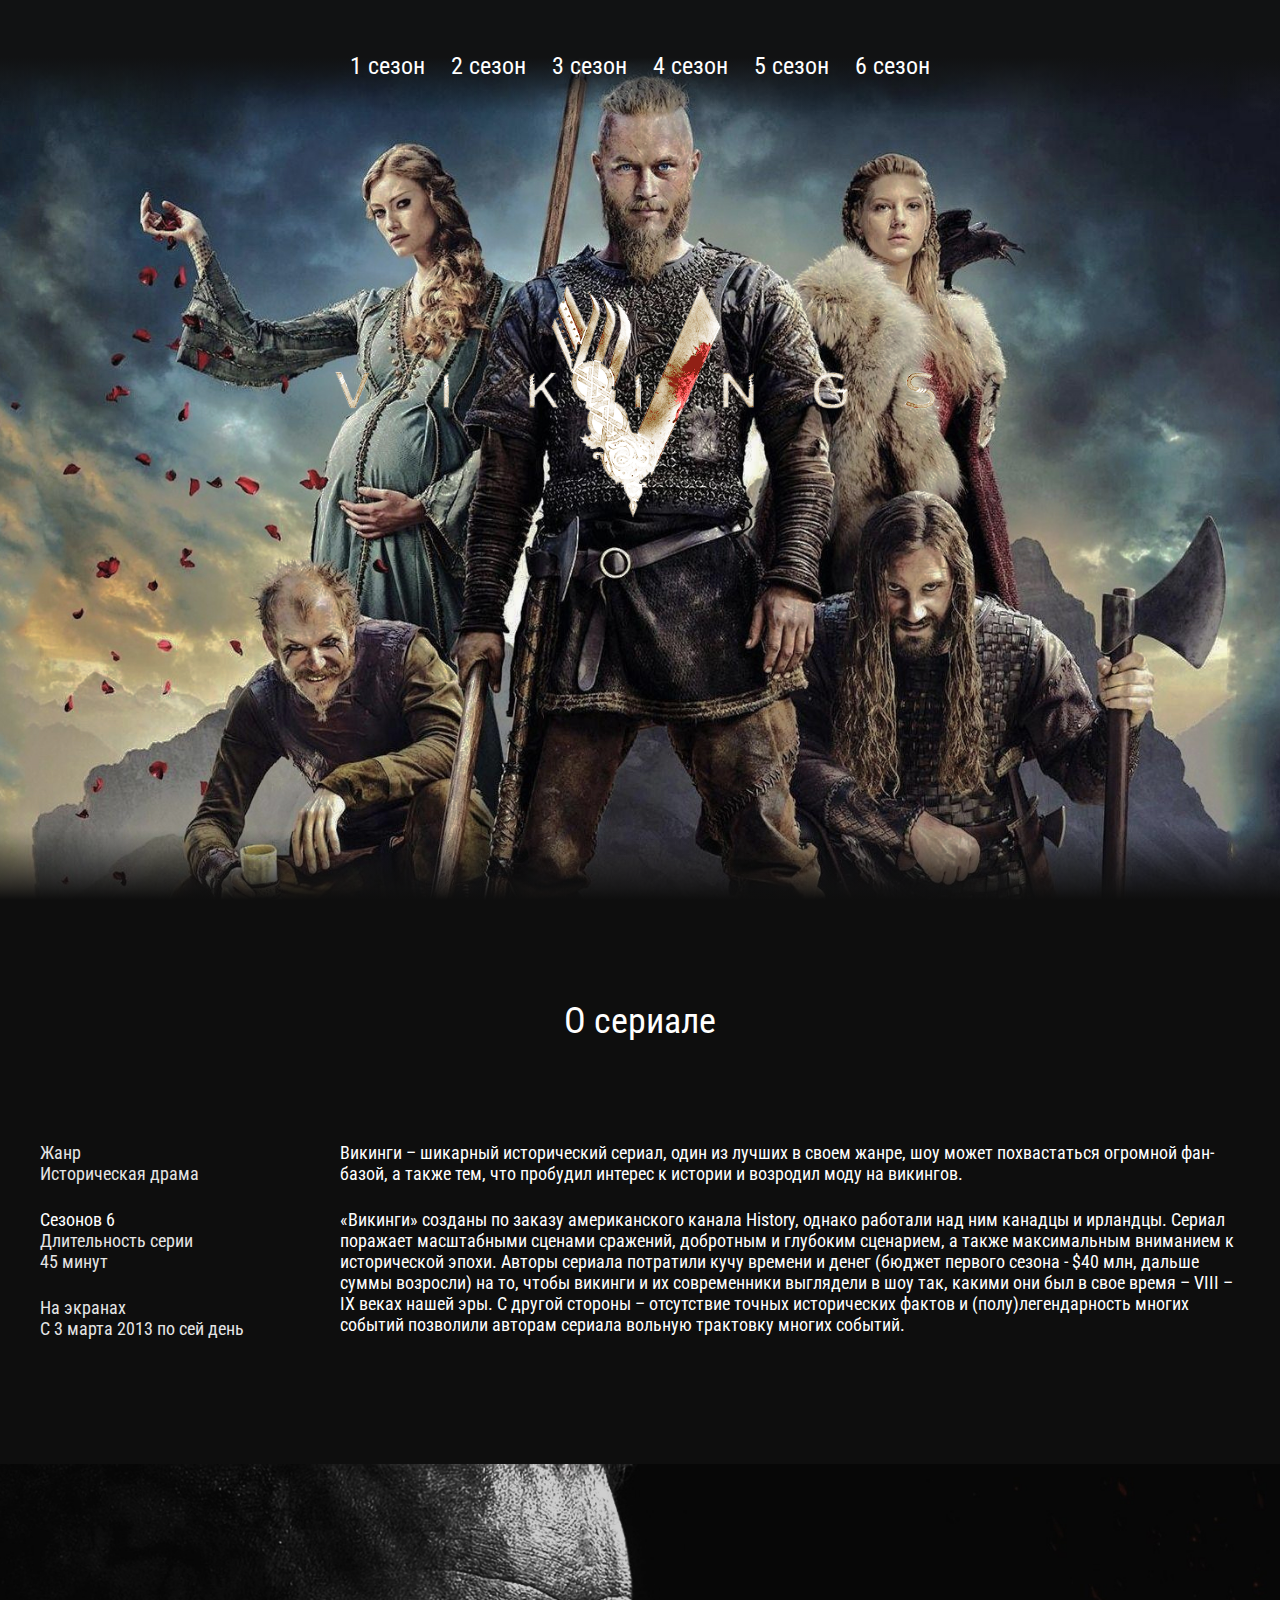
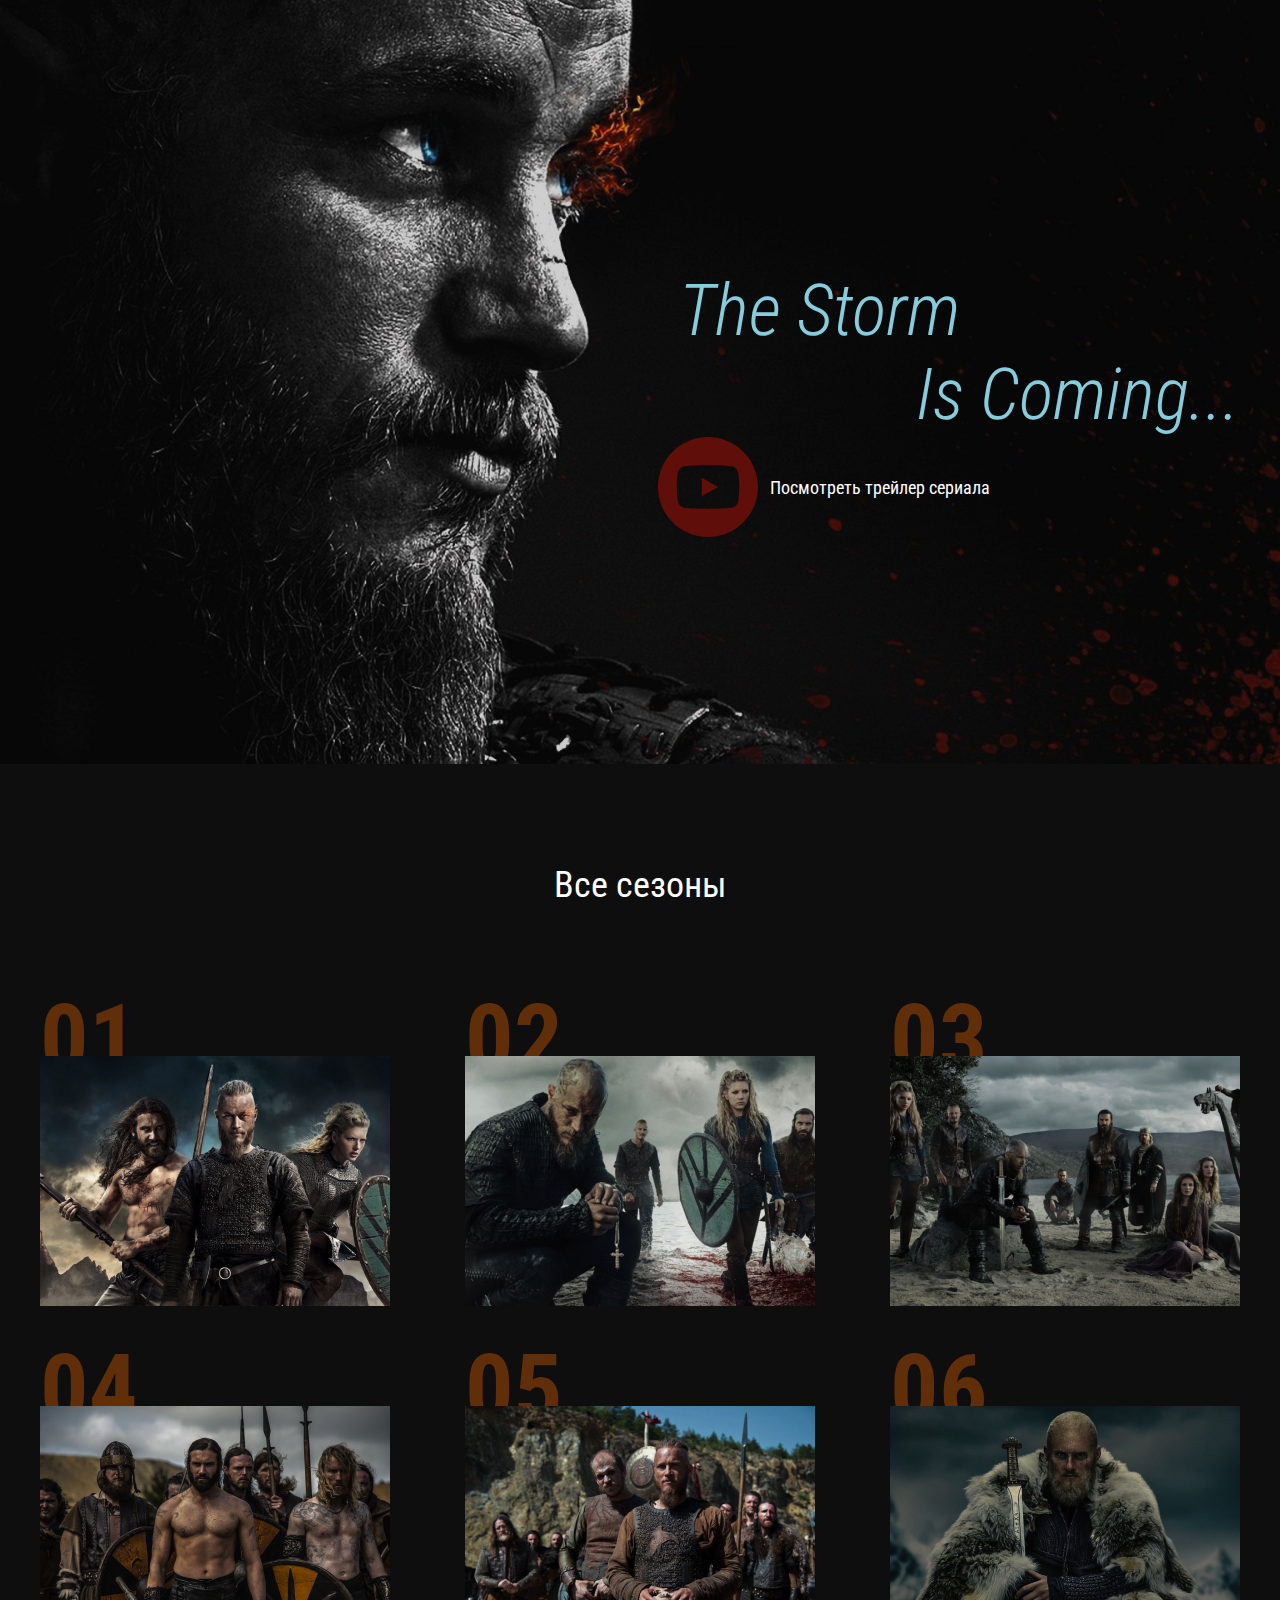
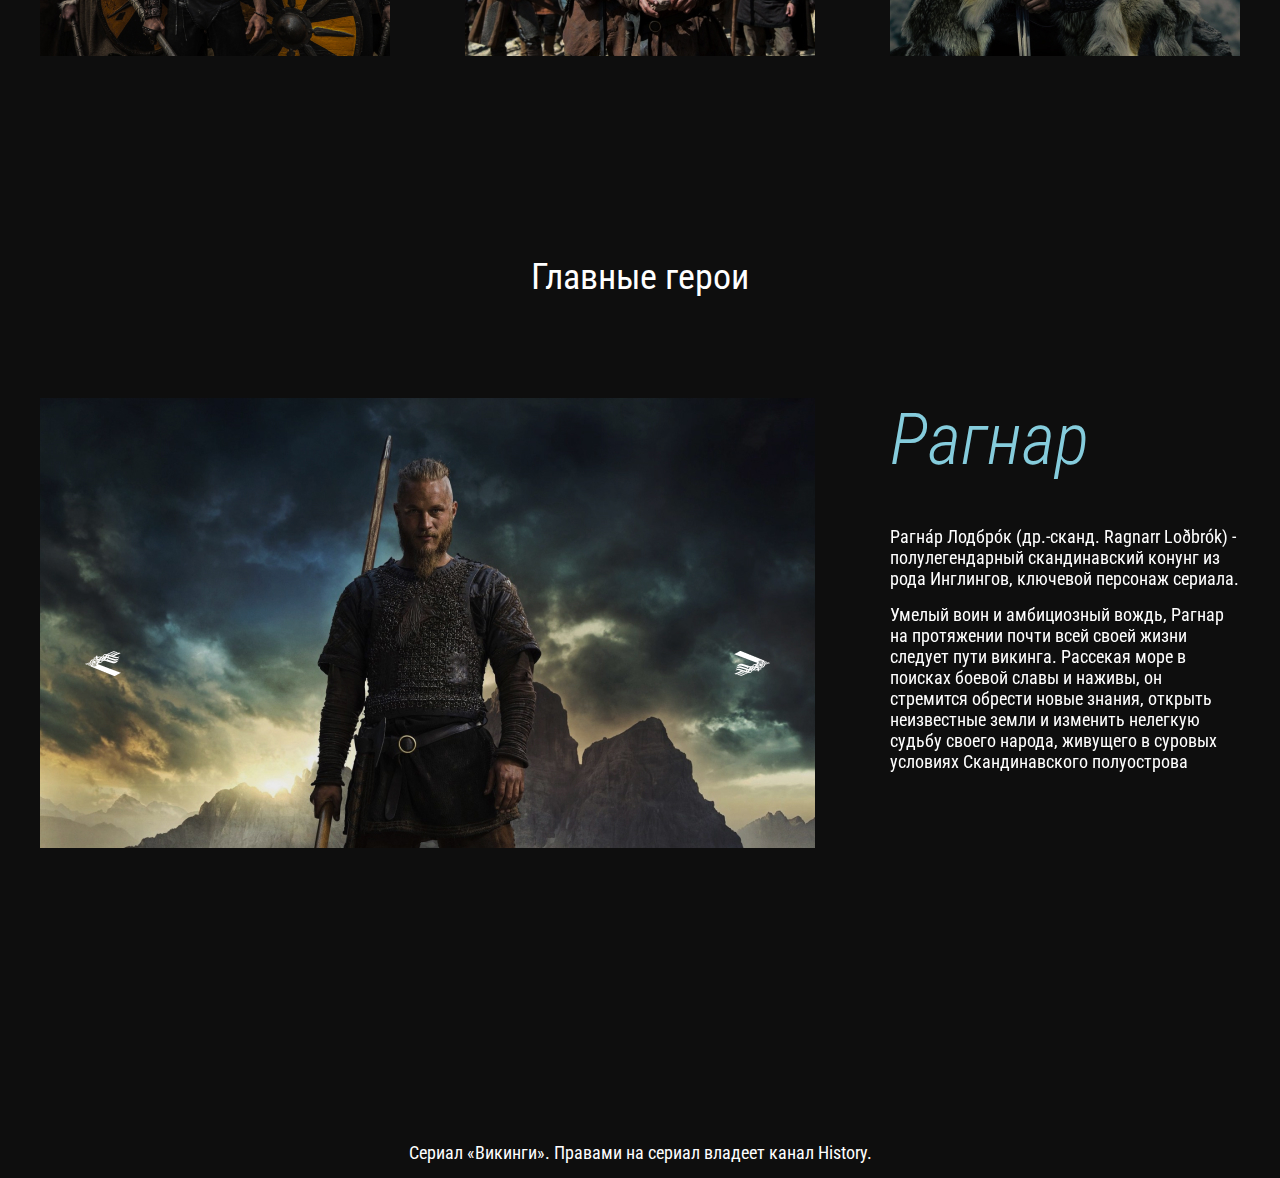
<file: index.html>
<!DOCTYPE html>
<html lang="ru">

<head>
  <meta charset="UTF-8">
  <meta name="viewport" content="width=device-width, initial-scale=1.0">
  <meta http-equiv="X-UA-Compatible" content="ie=edge">
  <title>VIKING DEGITAL</title>
  <link href="https://fonts.googleapis.com/css2?family=Roboto+Condensed:ital,wght@0,400;0,700;1,300&display=swap"
    rel="stylesheet">
  <link rel="preconnect" href="https://fonts.gstatic.com">
  <link rel="stylesheet" href="css/reset.css">
  <link rel="stylesheet" href="css/slick.css">
  <link rel="stylesheet" href="css/jquery.fancybox.css">
  <link rel="stylesheet" href="css/style.css">


</head>

<body>
  <header class="header">
    <nav class="menu">
      <buttom class="menu__btn"></buttom>
      <ul class="menu__list">

        <li class="menu__list-item">
          <a class="menu__list-link" href="season1.html">1 сезон</a>
        </li>
        <li class="menu__list-item">
          <a class="menu__list-link" href="#">2 сезон</a>
        </li>
        <li class="menu__list-item">
          <a class="menu__list-link" href="#">3 сезон</a>
        </li>
        <li class="menu__list-item">
          <a class="menu__list-link" href="#">4 сезон</a>
        </li>
        <li class="menu__list-item">
          <a class="menu__list-link" href="#">5 сезон</a>
        </li>
        <li class="menu__list-item">
          <a class="menu__list-link" href="#">6 сезон</a>
        </li>
      </ul>
    </nav>
    <div class="logo">
      <img class="logo__img" src="images\logo 1.png" alt="">
    </div>
  </header>
  <section class="about section-page">

    <div class="container">
      <h3 class="title">
        О сериале
      </h3>
      <div class="about__inner">
        <ul class="about__info">
          <li class="about__info-item">
            Жанр
            <span> Историческая драма</span>
          </li class="about__info-item">
          <li>
            Сезонов
            <span>6</span>
          </li>
          <li class="about__info-item">
            Длительность серии
            <span>45 минут</span>
          </li>
          <li class="about__info-item">
            На экранах
            <span> С 3 марта 2013 по сей день</span>
          </li>
        </ul>
        <ul class="about__text">
          <p>
            Викинги – шикарный исторический сериал, один из лучших в своем жанре, шоу может похвастаться огромной
            фан-базой, а также тем, что пробудил интерес к истории и возродил моду на викингов.
          </p>
          <p>
            «Викинги» созданы по заказу американского канала History, однако работали над ним канадцы и ирландцы. Сериал
            поражает масштабными сценами сражений, добротным и глубоким сценарием, а также максимальным вниманием к
            исторической эпохи. Авторы сериала потратили кучу времени и денег (бюджет первого сезона - $40 млн, дальше
            суммы возросли) на то, чтобы викинги и их современники выглядели в шоу так, какими они был в свое время –
            VIII – IX веках нашей эры. С другой стороны – отсутствие точных исторических фактов и (полу)легендарность
            многих событий позволили авторам сериала вольную трактовку многих событий.
          </p>
        </ul>
      </div>
    </div>
  </section>
  <section class="video">
    <div class="container">
      <h3 class="video__text">
        <span>The Storm</span>
        Is Coming...
      </h3>
      <a class="video__btn" data-fancybox href="https://www.youtube.com/watch?v=FUP5IjRBTC8">
        Посмотреть трейлер сериала
      </a>
    </div>
  </section>
  <section class="season section-page">
    <div class="container">
      <h3 class="title">
        Все сезоны
      </h3>
      <ol class="season__inner">
        <li class="season__item" style="background-image: url('images/image1.jpg');">
          <a href="season1.html" class="season__link">Смотреть</a>
        </li>
        <li class="season__item" style="background-image: url('images/image2.jpg');">
          <a href="#" class="season__link">Смотреть</a>
        </li>
        <li class=" season__item" style="background-image: url('images/image3.jpg');">
          <a href="#" class="season__link">Смотреть</a>
        </li>
        <li class="season__item" style="background-image: url('images/image4.jpg');">
          <a href="#" class="season__link">Смотреть</a>
        </li>
        <li class="season__item" style="background-image: url('images/image5.jpg');">
          <a href="#" class="season__link">Смотреть</a>
        </li>
        <li class="season__item" style="background-image: url('images/image6.jpg');">
          <a href="#" class="season__link">Смотреть</a>
        </li>
      </ol>
    </div>
  </section>
  <section class="heroes section-page">
    <div class="container">
      <h3 class="title">Главные герои</h3>
      <div class="heroes__inner">
        <div class="heroes__slider-img">
          <img class="heroes__images" src="images\hero1.jpg" alt="">
          <img class="heroes__images" src="images\lagerda.jpg" alt="">
          <img class="heroes__images" src="images\bjorn.jpg" alt="">
          <img class="heroes__images" src="images\Rollo.jpg" alt="">
          <img class="heroes__images" src="images\Floki.jpg" alt="">
          <img class="heroes__images" src="images\Ybe.jpg" alt="">
        </div>
        <div class="heroes__slider-text">
          <div class="heroes__text">
            <h4 class="heroes__name">Рагнар</h4>
            <p>
              Рагна́р Лодбро́к (др.-сканд. Ragnarr Loðbrók) - полулегендарный скандинавский конунг из рода Инглингов,
              ключевой персонаж сериала.
            </p>
            <p>
              Умелый воин и амбициозный вождь, Рагнар на протяжении почти всей своей жизни следует пути викинга.
              Рассекая
              море в поисках боевой славы и наживы, он стремится обрести новые знания, открыть неизвестные земли и
              изменить
              нелегкую судьбу своего народа, живущего в суровых условиях Скандинавского полуострова
            </p>
          </div>
          <div class="heroes__text">
            <h4 class="heroes__name">Лагерта</h4>
            <p>
              Лаге́рта (или Хладге́рда, др.-сканд. Hlaðgerðr, лат. Ladgerda, Ladgertha или Lagertha; в сериале также
              носит псевдоним Ингстад) - известная скандинавская воительница, упомянутая в хрониках Саксона Грамматика,
              первая жена датского морского конунга Рагнара Лодброка. В сериале Лагерта активно участвует в походах
              викингов, колонизации ими новых земель и междоусобных распрях скандинавских вождей.
            </p>
            <p>
              Эта отважная и независимая женщина способна проявлять железную решимость, когда дело касается ее личного
              достоинства, семьи или власти. Лагерта также известна своим милосердием и благородством.
            </p>
          </div>
          <div class="heroes__text">
            <h4 class="heroes__name"> Бьёрн</h4>
            <p>4
              Бьёрн Железнобо́кий (др.-сканд. Björn Járnsíða, швед. Björn Järnsida) - полулегендарный скандинавский
              конунг, основатель шведской королевской династии Мунсё. В сериале - сын Рагнара Лодброка и Лагерты, брат
              Гиды, единокровный брат Уббе, Хвитсерка, Сигурда и Ивара.
            </p>
            <p>
              Сильный и решительный человек, Бьёрн намерен стать великим воином, лидером и первооткрывателем. Он
              полностью разделяет жажду своего отца к приключениям и поддерживает его, регулярно участвуя в
              грабительских набегах викингов. Набравшись опыта в сражениях и мореплавании, возглавляет собственные
              походы. Необыкновенная стойкость и выносливость в бою побуждают отца дать Бьёрну прозвище «Железнобокий»,
              под которым он и входит в историю. Будучи самым старшим из сыновей конунга Рагнара, Бьёрн по праву
              претендует на трон Каттегата.
            </p>
          </div>
          <div class="heroes__text">
            <h4 class="heroes__name"> Ролло</h4>
            <p>
              Ро́лло (или Хрольф, др.-сканд. Hrólfr, лат. Rollo, исторический прототип также известен под именами
              Ролло́н, Рольф и Роберт I) - известный вождь викингов, первый герцог Нормандский, основатель Нормандской
              династии. В сериале - старший брат Рагнара Лодброка. Знаменитый своей силой, бесстрашием и диким,
              импульсивным нравом, он активно участвует в разорительных набегах викингов на страны Европы.
            </p>
            <p>
              Безуспешные попытки возвыситься на фоне влиятельного и удачливого брата приводят Ролло к ожесточенной
              внутренней борьбе, которая делает его несчастным и вынуждает искать пути выхода из кризиса. В конечном
              счете Ролло отворачивается от своего народа, принимает христианство и переходит на сторону
              Западно-Франкского государства, заняв высокое положение при дворе императора Карла.
            </p>
          </div>
          <div class="heroes__text">
            <h4 class="heroes__name"> Флоки</h4>
            <p>
              Флóки (др.-сканд. Flóki) - скандинавский кораблестроитель, активно участвующий в грабительских набегах
              викингов на страны Европы. Близкий друг и соратник Рагнара Лодброка. Эксцентричный и чудаковатый, он живет
              в уединенном доме в лесу, работая в своей мастерской на берегу моря.
            </p>
            <p>
              В ходе развития сюжета Флоки инициирует или оказывается вовлечен во множество интриг, связанных с домом
              Лодброка. Отстранившись от войн и политики, он открывает остров, позже получивший название Исландия и
              ставший важной скандинавской колонией, а в дальнейшем - независимым государством.
            </p>
          </div>
          <div class="heroes__text">
            <h4 class="heroes__name">Уббе</h4>
            <p>
              У́ббе (также известен как У́бба, Ху́бба и У́бби, др.-сканд. Ubbi) - полулегендарный конунг данов, один из
              предводителей Великой языческой армии, длительное время опустошавшей Англию. В сериале - первенец Рагнара
              Лодброка и Аслауг, брат Хвитсерка, Сигурда Змееглазого и Ивара Бескостного. Единокровный брат Бьёрна
              Железнобокого.
            </p>
            <p>
              Уббе - участник вторжения в Англию Великой датской армии, стремящейся отомстить за смерть Рагнара
              Лодброка. В ходе конфликта Каттегата с Вестфольдом он занимает сторону Лагерты и противостоит войскам
              конунга Харальда Прекрасноволосого. Покинув Скандинавию после поражения, Уббе отправляется с Бьёрном и
              Лагертой в Англию, где надеется получить во владение обещанные королем Эгбертом земли. Оказав королю
              Альфреду военную поддержку в борьбе с викингами, он становится правителем вассальной Уэссексу Восточной
              Англии.
            </p>
          </div>
        </div>
      </div>
    </div>
  </section>
  <footer class="footer">
    <div class="container">
      <p class="copy">
        Сериал «Викинги». Правами на сериал владеет канал History.
      </p>
    </div>
  </footer>



  <script src="https://ajax.googleapis.com/ajax/libs/jquery/3.4.1/jquery.min.js"></script>
  <script src="js/slick.min.js"></script>
  <script src="js/jquery.fancybox.min.js"></script>
  <script src="js/main.js"></script>
</body>

</html>
</file>
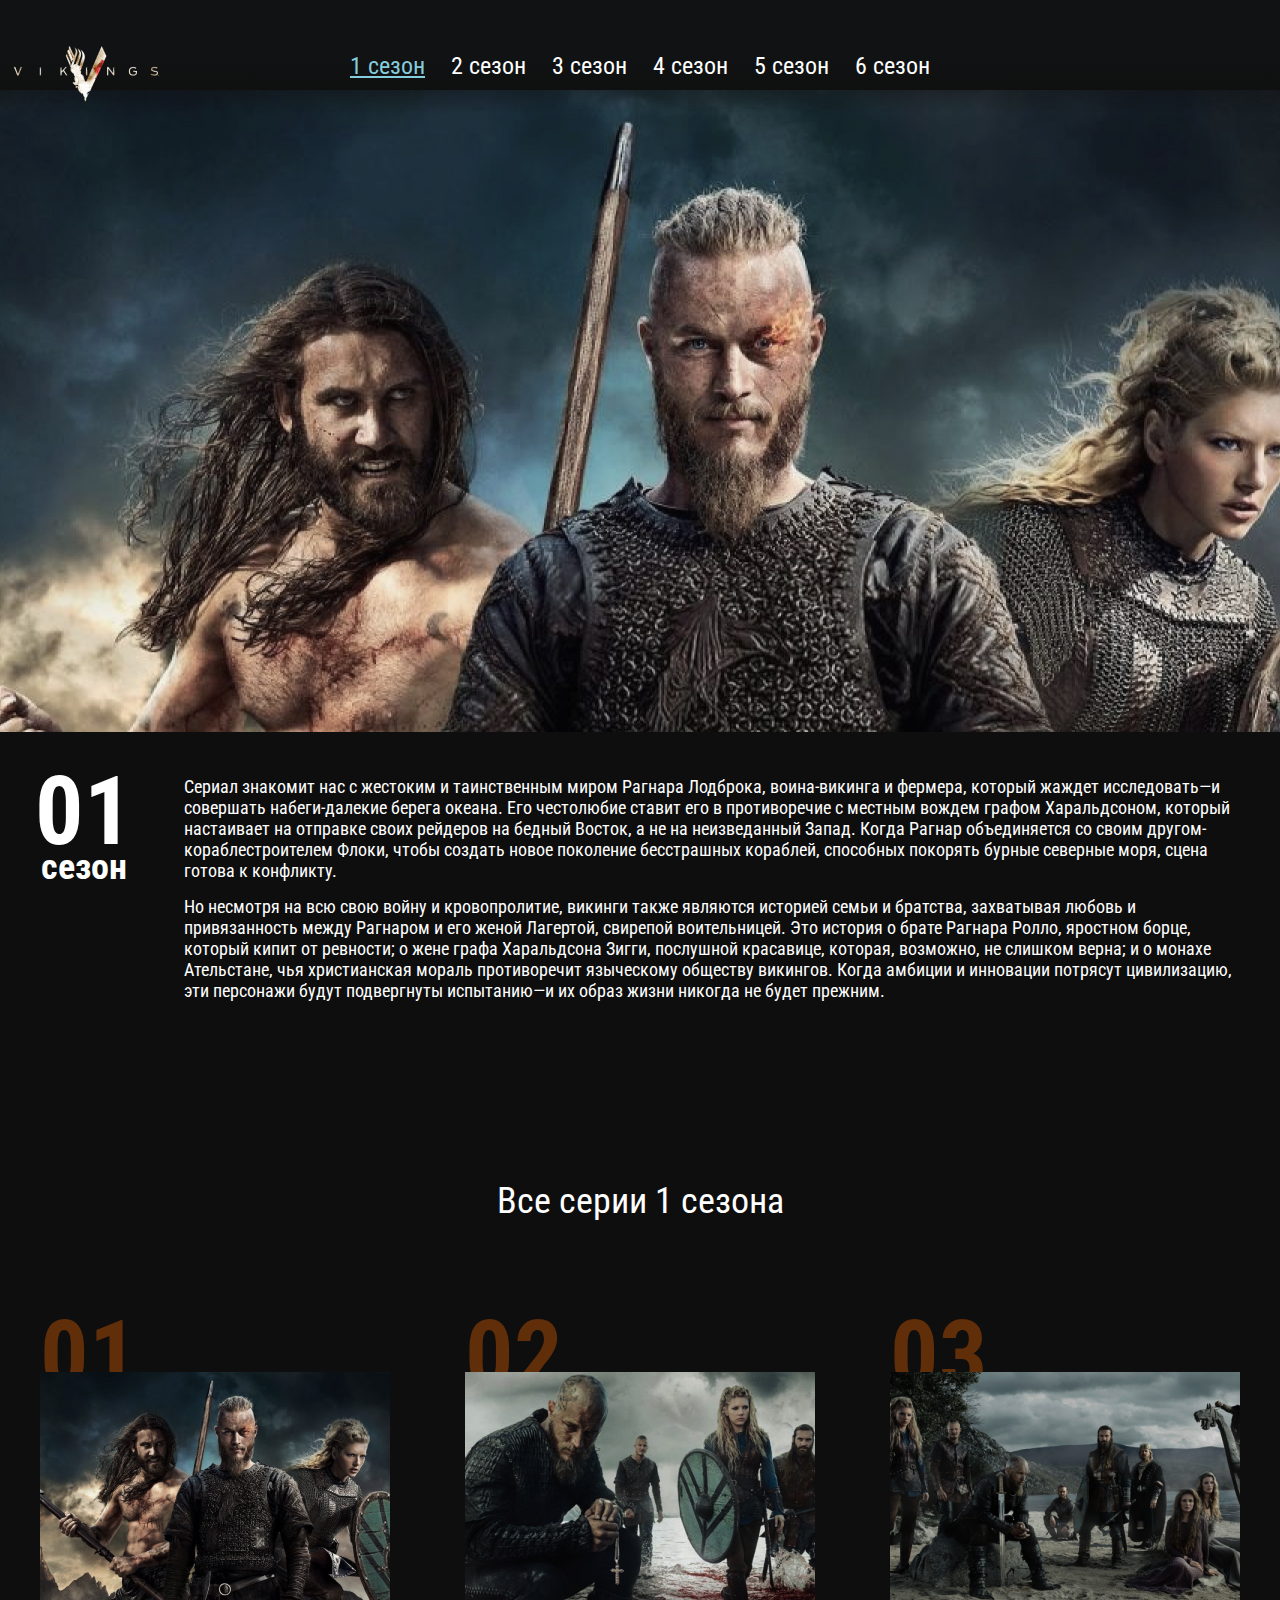
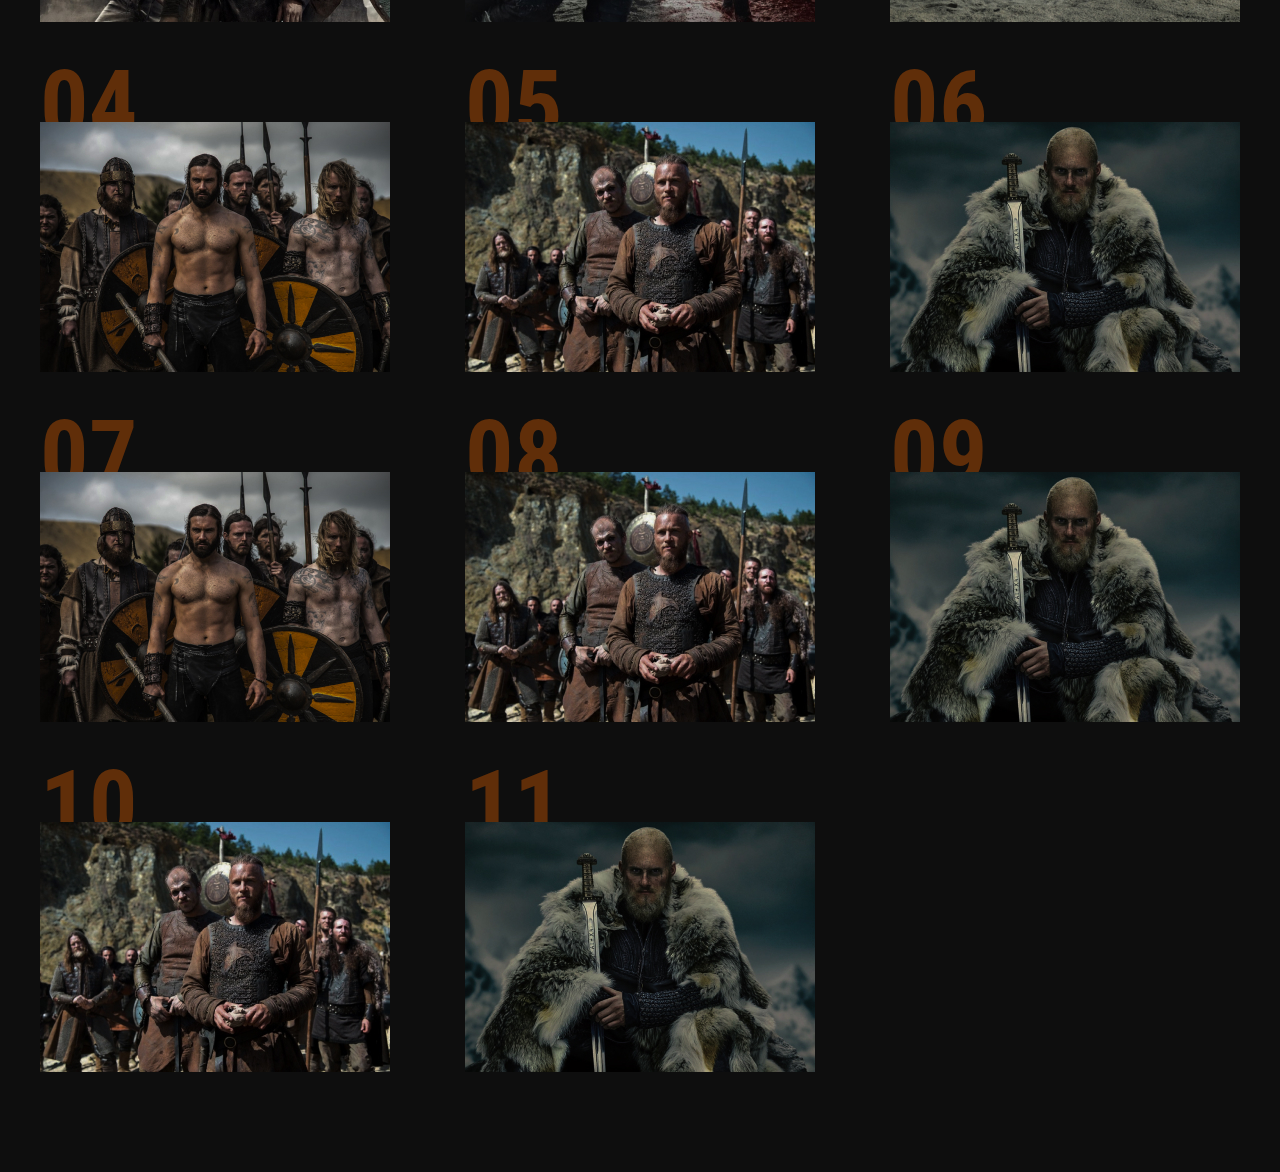
<file: season1.html>
<!DOCTYPE html>
<html lang="ru">

<head>
    <meta charset="UTF-8">
    <meta name="viewport" content="width=device-width, initial-scale=1.0">
    <meta http-equiv="X-UA-Compatible" content="ie=edge">
    <title>SEASON 1</title>
    <link href="https://fonts.googleapis.com/css2?family=Roboto+Condensed:ital,wght@0,400;0,700;1,300&display=swap"
        rel="stylesheet">
    <link rel="preconnect" href="https://fonts.gstatic.com">
    <link rel="stylesheet" href="css/reset.css">
    <link rel="stylesheet" href="css/jquery.fancybox.css">
    <link rel="stylesheet" href="css/style.css">
</head>

<body>
    <header class="page__header">
        <nav class="menu">
            <div class="menu__container">
                <a href="index.html" class="page-logo">
                    <img src="images\logo2.png" alt="">
                </a>
                <ul class="menu__list">
                    <li class="menu__list-item">
                        <a class="menu__list-link menu__list-link--active" href="#">1 сезон</a>
                    </li>
                    <li class="menu__list-item">
                        <a class="menu__list-link" href="#">2 сезон</a>
                    </li>
                    <li class="menu__list-item">
                        <a class="menu__list-link" href="#">3 сезон</a>
                    </li>
                    <li class="menu__list-item">
                        <a class="menu__list-link" href="#">4 сезон</a>
                    </li>
                    <li class="menu__list-item">
                        <a class="menu__list-link" href="#">5 сезон</a>
                    </li>
                    <li class="menu__list-item">
                        <a class="menu__list-link" href="#">6 сезон</a>
                    </li>
                </ul>
            </div>
        </nav>
        <div class="season__info">
            <div class="season__info-numb"> 01
                <span>сезон</span>
            </div>
            <div class="season__info-text">
                <p>
                    Сериал знакомит нас с жестоким и таинственным миром Рагнара Лодброка, воина-викинга и фермера,
                    который жаждет исследовать—и совершать набеги-далекие берега океана. Его честолюбие ставит его в
                    противоречие с местным вождем графом Харальдсоном, который настаивает на отправке своих рейдеров на
                    бедный Восток, а не на неизведанный Запад. Когда Рагнар объединяется со своим
                    другом-кораблестроителем Флоки, чтобы создать новое поколение бесстрашных кораблей, способных
                    покорять бурные северные моря, сцена готова к конфликту.
                </p>
                <p>
                    Но несмотря на всю свою войну и кровопролитие, викинги также являются историей семьи и братства,
                    захватывая любовь и привязанность между Рагнаром и его женой Лагертой, свирепой воительницей. Это
                    история о брате Рагнара Ролло, яростном борце, который кипит от ревности; о жене графа Харальдсона
                    Зигги, послушной красавице, которая, возможно, не слишком верна; и о монахе Ательстане, чья
                    христианская мораль противоречит языческому обществу викингов. Когда амбиции и инновации потрясут
                    цивилизацию, эти персонажи будут подвергнуты испытанию—и их образ жизни никогда не будет прежним.
                </p>
            </div>
        </div>
    </header>
    <section class="season section-page">
        <div class="container">
            <h3 class="title">
                Все серии 1 сезона
            </h3>
            <ol class="season__inner">
                <li class="season__item" style="background-image: url('images/image1.jpg');">
                    <a data-fancybox="gallery" href="https://www.youtube.com/watch?v=YAgvhHVqkXw?autoplay=0"
                        class="season__link">Смотреть</a>
                </li>
                <li class="season__item" style="background-image: url('images/image2.jpg');">
                    <a data-fancybox="gallery" href="https://www.youtube.com/watch?v=FUP5IjRBTC8?autoplay=0"
                        class="season__link">Смотреть</a>
                </li>
                <li class=" season__item" style="background-image: url('images/image3.jpg');">
                    <a data-fancybox="gallery" href="https://www.youtube.com/watch?v=FUP5IjRBTC8?autoplay=0"
                        class="season__link">Смотреть</a>
                </li>
                <li class="season__item" style="background-image: url('images/image4.jpg');">
                    <a data-fancybox="gallery" href="https://www.youtube.com/watch?v=FUP5IjRBTC8?autoplay=0"
                        class="season__link">Смотреть</a>
                </li>
                <li class="season__item" style="background-image: url('images/image5.jpg');">
                    <a data-fancybox="gallery" href="https://www.youtube.com/watch?v=FUP5IjRBTC8?autoplay=0"
                        class="season__link">Смотреть</a>
                </li>
                <li class="season__item" style="background-image: url('images/image6.jpg');">
                    <a data-fancybox="gallery" href="https://www.youtube.com/watch?v=FUP5IjRBTC8?autoplay=0"
                        class="season__link">Смотреть</a>
                </li>
                <li class="season__item" style="background-image: url('images/image4.jpg');">
                    <a data-fancybox="gallery" href="https://www.youtube.com/watch?v=FUP5IjRBTC8?autoplay=0"
                        class="season__link">Смотреть</a>
                </li>
                <li class="season__item" style="background-image: url('images/image5.jpg');">
                    <a data-fancybox="gallery" href="https://www.youtube.com/watch?v=FUP5IjRBTC8?autoplay=0"
                        class="season__link">Смотреть</a>
                </li>
                <li class="season__item" style="background-image: url('images/image6.jpg');">
                    <a data-fancybox="gallery" href="https://www.youtube.com/watch?v=FUP5IjRBTC8?autoplay=0"
                        class="season__link">Смотреть</a>
                </li>
                <li class="season__item" style="background-image: url('images/image5.jpg');">
                    <a data-fancybox="gallery" href="https://www.youtube.com/watch?v=FUP5IjRBTC8?autoplay=0"
                        class="season__link">Смотреть</a>
                </li>
                <li class="season__item" style="background-image: url('images/image6.jpg');">
                    <a data-fancybox="gallery" href="https://www.youtube.com/watch?v=FUP5IjRBTC8?autoplay=0"
                        class="season__link">Смотреть</a>
                </li>
            </ol>
        </div>
    </section>
    <script src="https://ajax.googleapis.com/ajax/libs/jquery/3.4.1/jquery.min.js"></script>
    <script src="js/jquery.fancybox.min.js"></script>
    <script src="js/main.js"></script>
</body>

</html>
</file>
<file: css/style.css>
* {
  /* убирает ненужные отступы */
  box-sizing: border-box;
}

body {
  /* цвет фона */
  background-color: #0e0e0e;
  /* цвет текста */
  color: #fff;
  /* подключеный шрифт */
  font-family: "Roboto Condensed", sans-serif;
  /* размер шрифта */
  font-size: 18px;
  /* межстрочный интервал */
  line-height: 21px;
  /* начертание шрифта */
  font-weight: 400;
}

a {
  /* цвет шрифта который наследуется от родителя */
  color: inherit;
  /* убираются всё оформление текста */
  text-decoration: none;
}

ul {
  /* убирает точечки в списки */
  list-style: none;
}

.container {
  /* максимальная ширина контейнера */
  max-width: 1220px;
  /* внутренние отступы */
  padding: 0 10px;
  /* внешние отступы */
  margin: 0 auto;
}

.section-page {
  padding: 100px 0;
}

.title {
  /* выравнивание текста по центру(применяется только к блочным элементам) */
  text-align: center;
  margin-bottom: 100px;
  font-size: 36px;
  line-height: 42px;
  font-weight: 400;
}

.header {
  /* добавление картинки с использованием url-адреса */
  background-image: url("../images/header-bg.jpg");
  /* убирает размножение картинки */
  background-repeat: no-repeat;
  /* выравнивание картинки по-центру по-горизонтали и смещение на 50рх по вертикали */
  background-position: center 50px;
  text-align: center;
  height: 100vh;
  /* масштабирует фоновое изображение с сохранением пропорций */
  background-size: cover;
  /* позицианирование элемента относительно его исходного места */
  position: relative;
}

.header::after {
  content: "";
  position: absolute;
  height: 70px;
  bottom: 0;
  left: 0;
  width: 100%;
  background: linear-gradient(180deg,
      #0e0e0e 0%,
      rgba(17, 17, 17, 0.850295) 16.53%,
      rgba(32, 31, 33, 0) 100%);
  transform: rotate(180deg);
}

.menu {
  padding: 50px 0 50px;
  background: linear-gradient(180deg,
      #111213 0%,
      #111213 43.62%,
      rgba(32, 31, 33, 0) 86.33%);
}
.menu__btn{
  display: none;
}
.menu__list {
  display: flex;
  justify-content: center;

}

.menu__list-item {
  padding: 0 13px;
}

.menu__list-link {
  font-size: 36px;
  line-height: 42px;
}

.menu__list-link:hover,
.menu__list-link--active {
  color: #85ccdc;
  text-decoration: underline;
}

.logo {
  padding-top: 17vh;
}

.about__inner {
  display: flex;
}

.about__info {
  width: 375px;
  margin-right: 50px;
  flex: none;
}

.about__info-item {
  margin-bottom: 25px;
  color: #e5e5e5;
}

.about__info-item span {
  display: block;
}

.about__text p {
  margin-bottom: 25px;
}

.video {
  background-image: url("../images/video-bg.jpg");
  background-repeat: no-repeat;
  height: 100vh;
  background-size: cover;
  background-position: center center;
  text-align: right;
}

.video__text {
  font-style: italic;
  font-weight: 300;
  font-size: 72px;
  line-height: 84px;
  color: #85ccdc;
  padding-top: 45vh;
  margin-bottom: 40px;
}

.video__text span {
  display: block;
  padding-right: 280px;
}

.video__btn {
  padding-left: 112px;
  position: relative;
  margin-right: 250px;
}

.video__btn::before {
  content: "";
  position: absolute;
  width: 100px;
  height: 100px;
  left: 0;
  background-image: url("../images/youtube-btn.svg");
  top: -40px;
}

.season__inner {
  display: grid;
  /* количество колонок */
  grid-template-columns: repeat(auto-fill, minmax(285px, 1fr));
  /* отступ по у и по х */
  grid-gap: 100px 75px;
  /* устанавливается контейнер где будет находиться счётчик */
  counter-reset: counter;
  padding-top: 50px;
}

.season__item {

  height: 250px;
  background-repeat: no-repeat;
  background-position: center center;
  background-size: cover;
  list-style: none;
  position: relative;
  display: flex;
  justify-content: center;
  align-items: center;
}

.season__item:hover .season__link {
  opacity: 1;
}

.season__item::before {
  /* заменяет элемент сгенерированным значением */
  content: "0"counter(counter);
  /* увеличение значения счётчика */
  counter-increment: counter;
  position: absolute;
  font-weight: bold;
  font-size: 96px;
  line-height: 112px;
  color: #602e09;
  left: 0;
  top: -73px;
  /* корреляция по слоям в данном случае опущен слой под 1  */
  z-index: -1;
}

.season__item:nth-child(n+10)::before {
  content: counter(counter);
}

.season__item:hover::after {
  content: "";
  position: absolute;
  top: 0;
  left: 0;
  right: 0;
  bottom: 0;
  background: rgba(14, 14, 14, 0.8);
}

.season__link {
  font-size: 36px;
  line-height: 42px;
  /* отступ сверху 12рх, справа 78рх, снизу 11рх, слева 78рх */
  padding: 12px 78px 11px;
  background-color: #0e0e0e;
  opacity: 0;
  /* задержка ховера */
  transition: all 0.4s;
  /* слой поднят над 1 слоем */
  z-index: 2;
}

.heroes__inner {
  display: flex;
  justify-content: space-between;
}



.heroes__slider-img {
  max-width: 775px;
  height: 100%;
}

.heroes__slider-text {
  max-width: 350px;
}

.slick-btn {
  position: absolute;
  top: 50%;
  transform: translateY(-50%);
  border: none;
  background-color: transparent;
  z-index: 5;
  cursor: pointer;
  outline: none;
}

.slick-prev {
  left: 38px;
}

.slick-next {
  right: 38px;
}

.heroes__name {
  font-style: italic;
  font-weight: 300;
  font-size: 72px;
  line-height: 84px;
  color: #85CCDC;
  margin-bottom: 44px;
}

.heroes__text p {
  margin-bottom: 15px;
}

.copy {
  padding: 24px 0 15px;
  text-align: center;
}

/* конец главной страницы */



/* начало 1 сезона */
.page__header {
  background-image: url('../images/season1_bg.jpg');
  background-repeat: no-repeat;
  background-position: center center;
  block-size: cover;
  height: 95vh;
  position: relative;
}

.menu__container {
  max-width: 1385px;
  margin: 0 auto;
  position: relative;
}

.page-logo {
  position: absolute;
  left: 0;

}

.season__info {
  position: absolute;
  max-width: 1385px;
  display: flex;
  padding: 44px 47px 64px 35px;
  background-color: #0e0e0e;
  bottom: 0;
  left: 0;
  right: 0;
  margin: 0 auto;
}

.season__info-numb {
  font-weight: bold;
  font-size: 96px;
  line-height: 70px;
  text-align: center;
  margin-right: 51px;
}

.season__info-numb span {
  display: block;
  font-weight: bold;
  font-size: 36px;
  line-height: 42px;

}


.season__info-text p {
  margin-bottom: 15px;
}

/* конец 1 сезона */





/* старт медиа */
@media(max-width:1366px) {
  .logo__img {
    max-width: 50%;
  }

  .menu__list-link {
    font-size: 24px;
    line-height: 32px;
  }

  .about__info {
    width: 250px;
  }
  .page__header{
    height: 120vh;
  }
  .page-logo{
    left:10px;
    top: -4px;
  }
}
@media(max-width:1200px){
  .heroes__inner {
    display:block;
  }
  .heroes__slider-text{
    max-width: 100%;

  }
  .heroes__slider-img{
    max-width: 100%;
  }
}


@media(max-width:1088px) {
  .season__item {
    height: 340px;
  }
}
@media(max-width:920px){
  .page-logo{
    display: none;
  }
}
@media(max-width:768px) {
  .about__inner {
    display: block;
  }

  .section-page {
    padding: 50px 0;
  }

  .title {
    margin-bottom: 50px;
    font-size: 24px;
    line-height: 36px;
  }

  body {
    font-size: 16px;
    line-height: 19px;
  }

  .video__text span {
    padding-right: 200px;
  }

  .video__text {
    font-size: 48px;
    line-height: 56px;
  }

  .video__btn {
    margin-right: 0;
    padding-left: 62px;
  }

  .video__btn::before {
    width: 50px;
    height: 50px;
    background-size: cover;
    top: -16px;
  }

  .season__inner {
    grid-gap: 80px 35px;
  }
.heroes__name{
  font-size: 46px;
  line-height: 56px;
  margin-bottom: 25px;
}
.season__info{
  display: block;
}
.season__info-numb{
  text-align: left;
  font-size: 50px;
  line-height: 26px;
  margin-bottom: 15px;
}
.season__info-numb span{
  font-size: 25px;
  line-height: 32px;
}
}

@media(max-width:640px) {
  .menu__list {
    display: block;
    transform: translateY(-130%);
    transition: all .3s;
  }
  .menu__list.menu__list--active{
    transform: translateY(0%);
  }
  .menu__list-link{
    display: block;
    padding: 10px 0;
  }

  .logo {
    padding-top: 21vh;
  }
  .menu__btn{
    display: block;
    width: 50px;
    height: 50px;
    cursor: pointer;
    position: absolute;
    right: 10px;
    top:20px;
  }
}

@media(max-width:414px) {
  .season__item {
    height: 203px;
  }
}

/* конец медиа */
</file>
